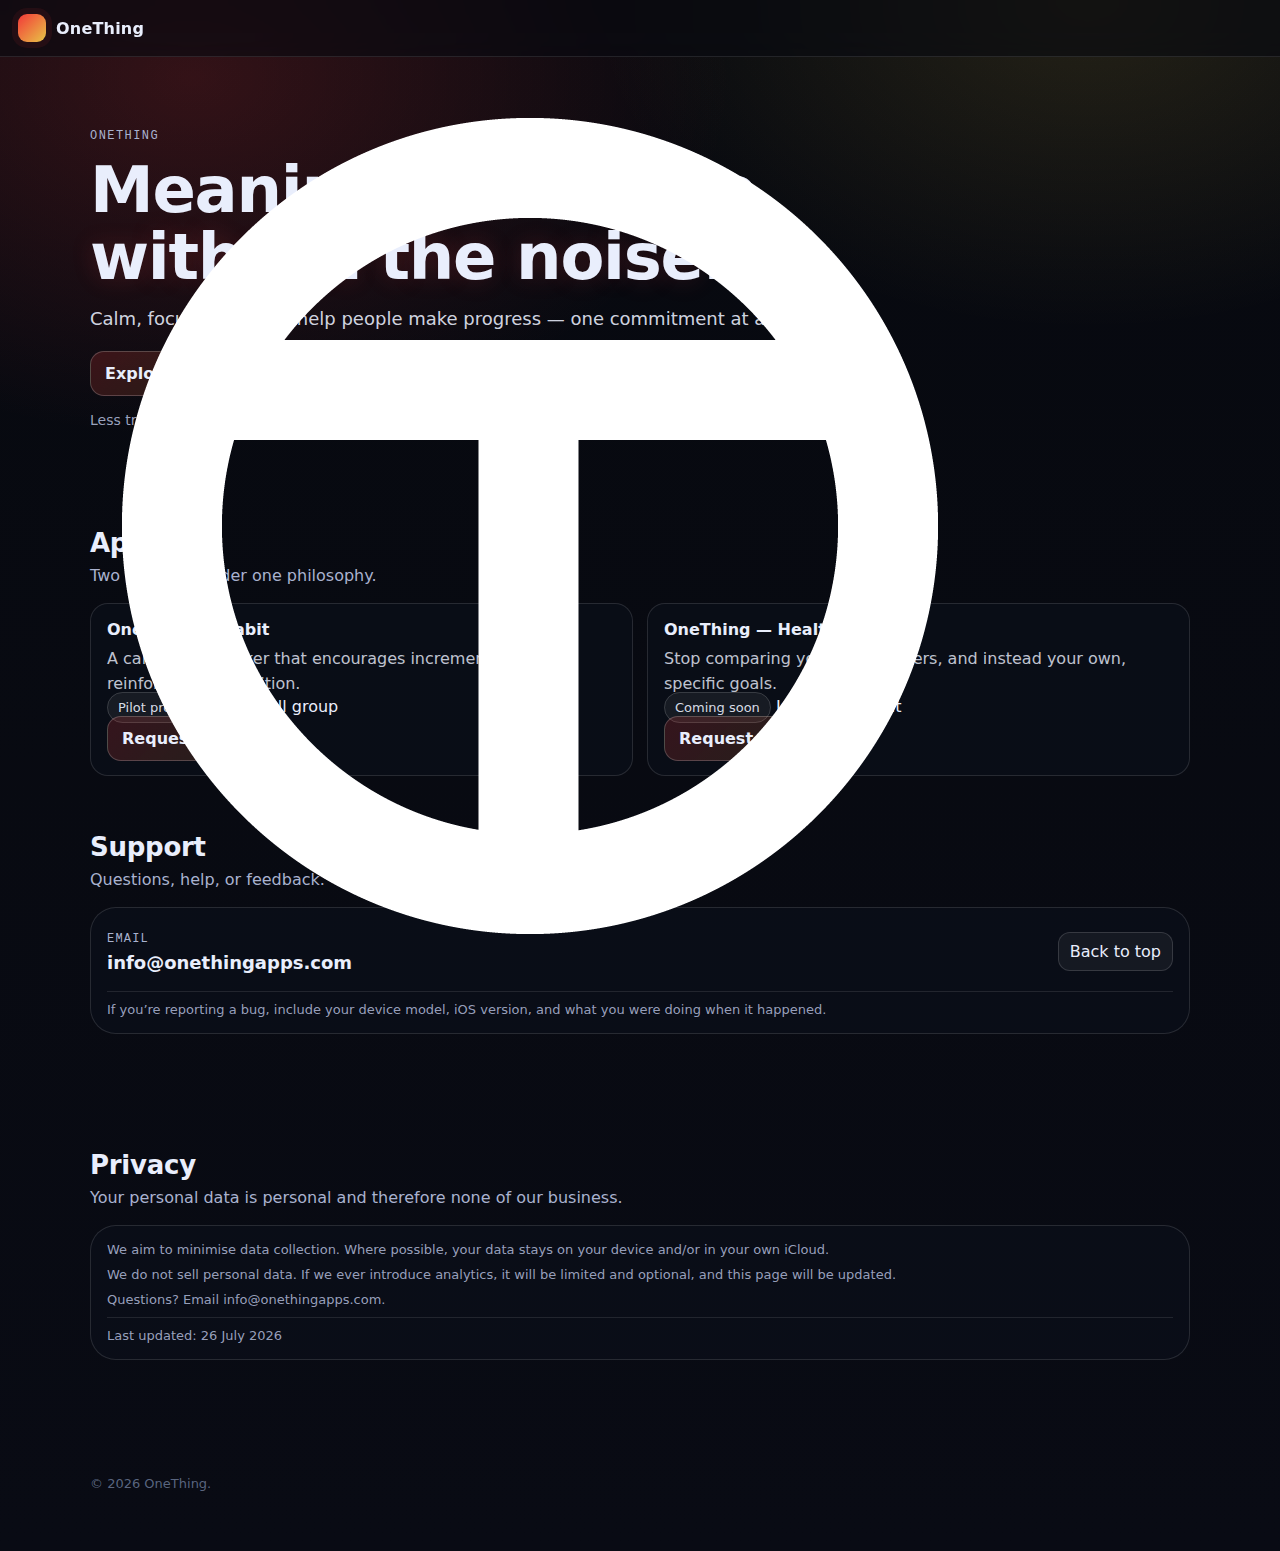
<file: index.html>
<!doctype html>
<html lang="en-GB">
<head>
  <meta charset="utf-8" />
  <meta name="viewport" content="width=device-width,initial-scale=1" />
  <meta name="color-scheme" content="light" />

  <title>OneThing</title>
  <meta name="description" content="Calm, focused tools to help people make progress — one commitment at a time." />

  <link rel="stylesheet" href="/styles.css" />
</head>

<body>
  <header class="topbar">
    <a class="brand" href="/" aria-label="OneThing home">
      <span class="brandMark" aria-hidden="true">
        <img
          src="/logo-mark.png"
          alt=""
          class="brandLogo"
          loading="eager"
        />
      </span>
      <span class="brandText">OneThing</span>
    </a>

    <!-- <nav class="nav">
      <a href="#apps">Apps</a>
      <a href="#support">Support</a>
      <a href="#privacy">Privacy</a>
    </nav>

    <a class="cta" href="#apps" role="button">Apps</a> -->
  </header>

  <main id="top">
    <!-- Hero -->
    <section class="hero">
      <div class="heroInner">
        <p class="kicker">ONETHING</p>

        <h1>
          Meaningful change,<br />
          <span class="glow">without the noise</span>.
        </h1>

        <p class="subhead">
          Calm, focused tools to help people make progress — one commitment at a time.
        </p>

        <div class="actions">
          <a class="button" href="#apps">Explore apps</a>
          <a class="button secondary" href="#support">Get support</a>
        </div>

        <p class="fineprint">
          Less tracking. More follow-through.
        </p>
      </div>
    </section>

    <!-- Apps -->
    <section id="apps" class="section">
      <div class="sectionHeader">
        <h2>Apps</h2>
        <p>Two products under one philosophy.</p>
      </div>

      <div class="grid two">
        <article class="card">
          <h3>OneThing — Habit</h3>
          <p>
            A calm habit tracker that encourages incremental change, reinforced by repetition.
          </p>

          <div class="metaRow metaRow--soft">
            <span class="pill">Pilot programme</span>
            <span class="metaText">Small group</span>
          </div>

          <div class="cardActions cardActions--spaced">
            <a class="button" href="mailto:info@onethingapps.com?subject=OneThing%20Habit%20pilot">Request updates</a>
          </div>
        </article>

        <article class="card">
          <h3>OneThing — Health</h3>
          <p>
            Stop comparing yourself to others, and instead your own, specific goals.
          </p>

          <div class="metaRow metaRow--soft">
            <span class="pill subtle">Coming soon</span>
            <span class="metaText">In development</span>
          </div>

          <div class="cardActions cardActions--spaced">
            <a class="button" href="mailto:info@onethingapps.com?subject=OneThing%20Health%20updates">Request updates</a>
          </div>
        </article>
      </div>
    </section>

    <!-- Support -->
    <section id="support" class="section">
      <div class="sectionHeader">
        <h2>Support</h2>
        <p>Questions, help, or feedback.</p>
      </div>

      <div class="contactCard">
        <div class="contactRow">
          <div>
            <p class="label">Email</p>
            <p class="value">
              <a href="mailto:info@onethingapps.com?subject=OneThing%20support">info@onethingapps.com</a>
            </p>
          </div>
          <a class="ghostLink" href="#top">Back to top</a>
        </div>

        <div class="divider"></div>

        <p class="tiny">
          If you’re reporting a bug, include your device model, iOS version, and what you were doing when it happened.
        </p>
      </div>
    </section>

    <!-- Privacy -->
    <section id="privacy" class="section">
      <div class="sectionHeader">
        <h2>Privacy</h2>
        <p>Your personal data is personal and therefore none of our business.</p>
      </div>

      <div class="contactCard">
        <p class="tiny" style="margin:0 0 10px;">
          We aim to minimise data collection. Where possible, your data stays on your device and/or in your own iCloud.
        </p>
        <p class="tiny" style="margin:0 0 10px;">
          We do not sell personal data. If we ever introduce analytics, it will be limited and optional, and this page will be updated.
        </p>
        <p class="tiny" style="margin:0;">
          Questions? Email
          <a href="mailto:info@onethingapps.com?subject=OneThing%20privacy">info@onethingapps.com</a>.
        </p>

        <div class="divider"></div>

        <p class="tiny">Last updated: <span id="lastUpdated"></span></p>
      </div>
    </section>

    <section class="section" style="padding-bottom:60px;">
      <div class="sectionHeader" style="margin-bottom:0;">
        <p class="tiny" style="margin:0; color: rgba(95,107,134,.95);">
          © <span id="year"></span> OneThing.
        </p>
      </div>
    </section>
  </main>

  <script>
    document.getElementById("year").textContent = String(new Date().getFullYear());
    document.getElementById("lastUpdated").textContent =
      new Date().toLocaleDateString("en-GB", { year: "numeric", month: "long", day: "numeric" });
  </script>
</body>
</html>
</file>
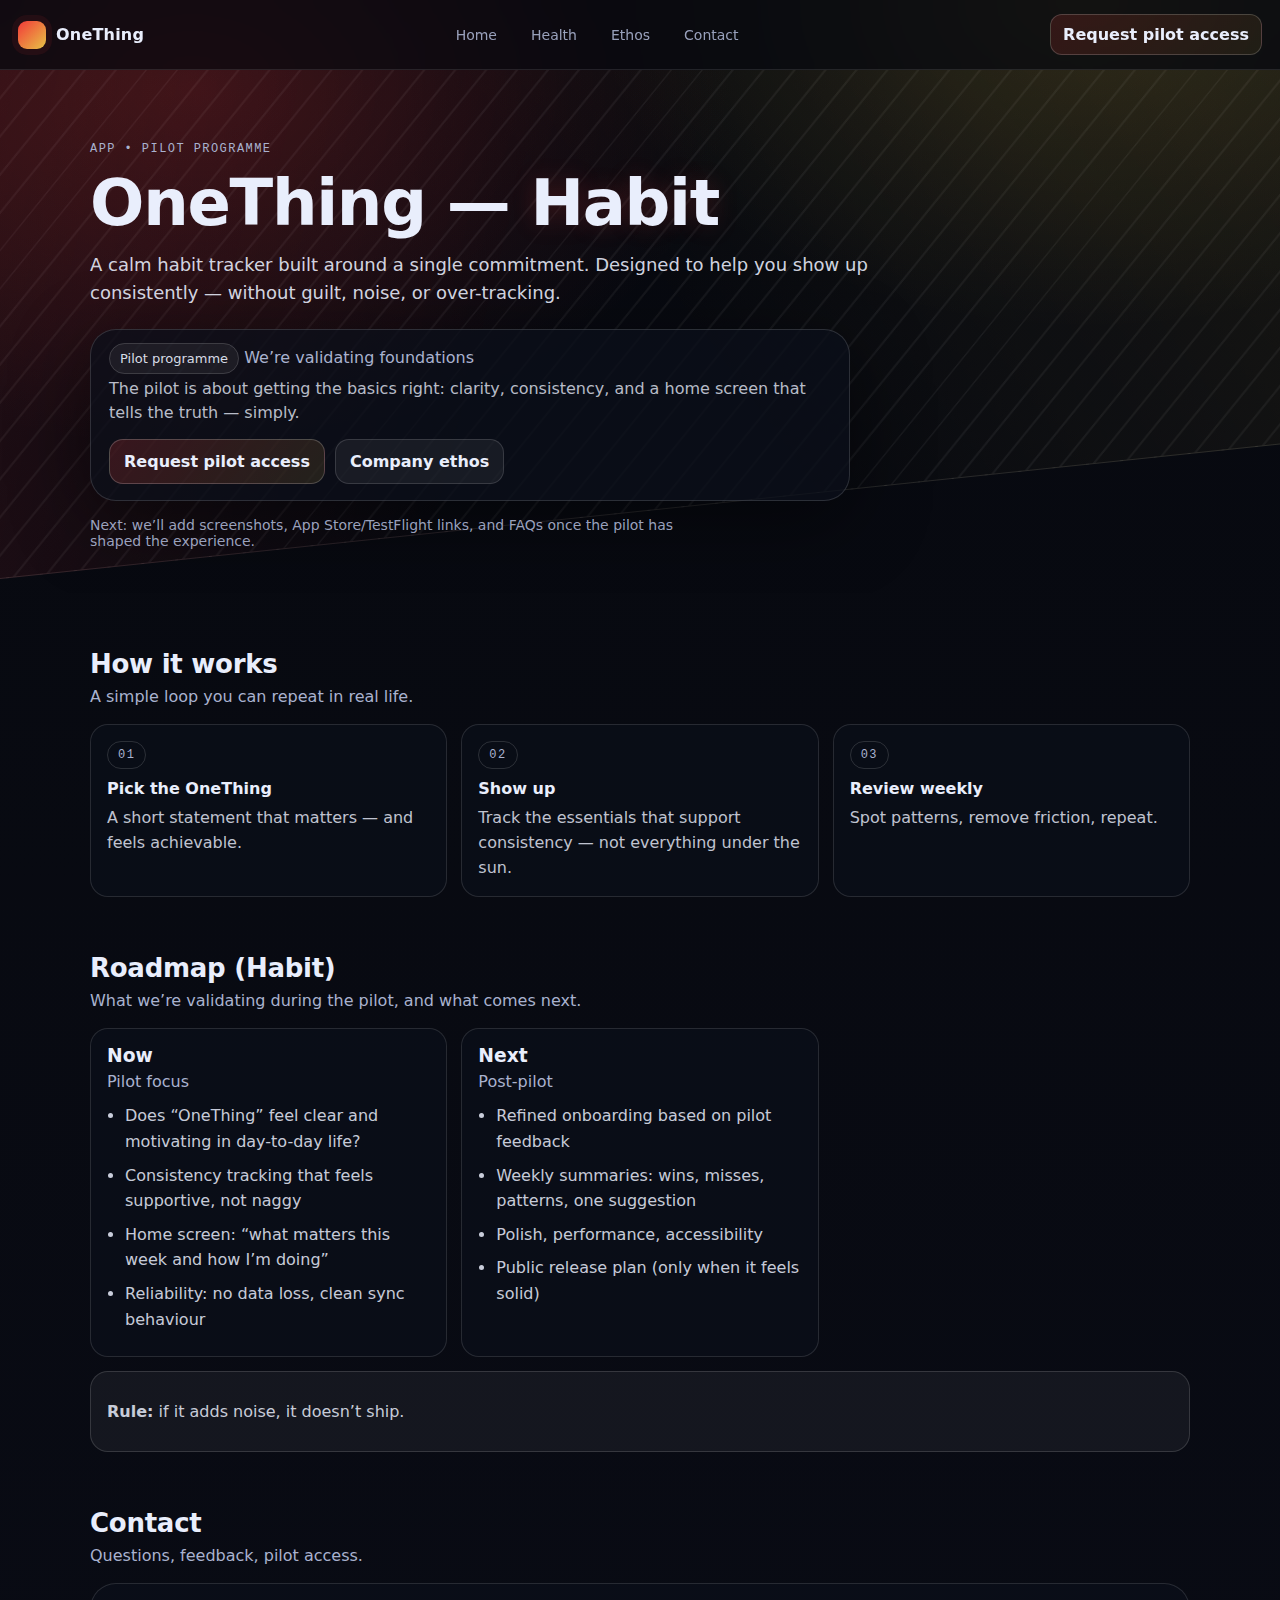
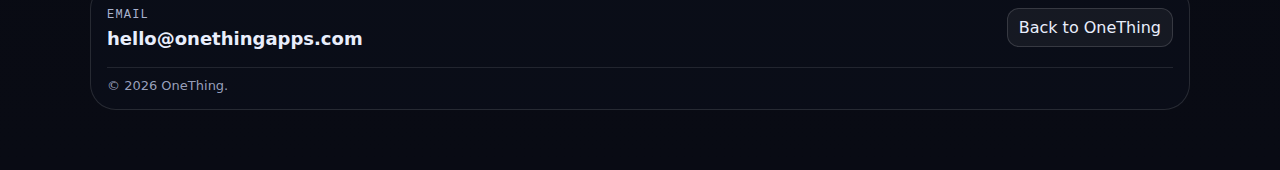
<file: habit/index.html>
<!doctype html>
<html lang="en-GB">
<head>
  <meta charset="utf-8" />
  <meta name="viewport" content="width=device-width,initial-scale=1" />
  <meta name="color-scheme" content="light" />

  <title>OneThing — Habit (Pilot)</title>
  <meta name="description" content="OneThing — Habit is in a pilot programme. Calm habit-building anchored to one meaningful commitment." />

  <link rel="stylesheet" href="/styles.css" />
</head>

<body>
  <header class="topbar">
    <a class="brand" href="/" aria-label="OneThing home">
      <span class="brandMark" aria-hidden="true"></span>
      <span class="brandText">OneThing</span>
    </a>

    <nav class="nav">
      <a href="/">Home</a>
      <a href="/health/">Health</a>
      <a href="/#ethos">Ethos</a>
      <a href="/#contact">Contact</a>
    </nav>

    <a class="cta" href="mailto:hello@onethingapps.com?subject=OneThing%20Habit%20pilot" role="button">Request pilot access</a>
  </header>

  <main id="top">
    <section class="hero">
      <div class="heroBg" aria-hidden="true"></div>

      <div class="heroInner">
        <p class="kicker">App • Pilot programme</p>

        <h1>OneThing — <span class="glow">Habit</span></h1>

        <p class="subhead">
          A calm habit tracker built around a single commitment.
          Designed to help you show up consistently — without guilt, noise, or over-tracking.
        </p>

        <div class="heroCard">
          <div class="metaRow" style="margin-bottom:10px;">
            <span class="status pill">Pilot programme</span>
            <span class="muted">We’re validating foundations</span>
          </div>

          <p class="hint">
            The pilot is about getting the basics right: clarity, consistency, and a home screen that tells the truth —
            simply.
          </p>

          <div class="actions" style="margin-top:14px;">
            <a class="button" href="mailto:hello@onethingapps.com?subject=OneThing%20Habit%20pilot">Request pilot access</a>
            <a class="button secondary" href="/#ethos">Company ethos</a>
          </div>
        </div>

        <p class="fineprint">
          Next: we’ll add screenshots, App Store/TestFlight links, and FAQs once the pilot has shaped the experience.
        </p>
      </div>
    </section>

    <section class="section">
      <div class="sectionHeader">
        <h2>How it works</h2>
        <p>A simple loop you can repeat in real life.</p>
      </div>

      <div class="steps">
        <div class="step">
          <span class="stepNum">01</span>
          <h3>Pick the OneThing</h3>
          <p>A short statement that matters — and feels achievable.</p>
        </div>
        <div class="step">
          <span class="stepNum">02</span>
          <h3>Show up</h3>
          <p>Track the essentials that support consistency — not everything under the sun.</p>
        </div>
        <div class="step">
          <span class="stepNum">03</span>
          <h3>Review weekly</h3>
          <p>Spot patterns, remove friction, repeat.</p>
        </div>
      </div>
    </section>

    <section class="section" id="roadmap">
      <div class="sectionHeader">
        <h2>Roadmap (Habit)</h2>
        <p>What we’re validating during the pilot, and what comes next.</p>
      </div>

      <div class="columns">
        <div class="roadCol">
          <div class="roadHead">
            <h3>Now</h3>
            <p>Pilot focus</p>
          </div>
          <ul class="list">
            <li>Does “OneThing” feel clear and motivating in day-to-day life?</li>
            <li>Consistency tracking that feels supportive, not naggy</li>
            <li>Home screen: “what matters this week and how I’m doing”</li>
            <li>Reliability: no data loss, clean sync behaviour</li>
          </ul>
        </div>

        <div class="roadCol">
          <div class="roadHead">
            <h3>Next</h3>
            <p>Post-pilot</p>
          </div>
          <ul class="list">
            <li>Refined onboarding based on pilot feedback</li>
            <li>Weekly summaries: wins, misses, patterns, one suggestion</li>
            <li>Polish, performance, accessibility</li>
            <li>Public release plan (only when it feels solid)</li>
          </ul>
        </div>
      </div>

      <div class="note">
        <p><strong>Rule:</strong> if it adds noise, it doesn’t ship.</p>
      </div>
    </section>

    <section class="section">
      <div class="sectionHeader">
        <h2>Contact</h2>
        <p>Questions, feedback, pilot access.</p>
      </div>

      <div class="contactCard">
        <div class="contactRow">
          <div>
            <p class="label">Email</p>
            <p class="value">
              <a href="mailto:hello@onethingapps.com?subject=OneThing%20Habit%20pilot">hello@onethingapps.com</a>
            </p>
          </div>
          <a class="ghostLink" href="/">Back to OneThing</a>
        </div>

        <div class="divider"></div>

        <p class="tiny">© <span id="year"></span> OneThing.</p>
      </div>
    </section>
  </main>

  <script>
    document.getElementById("year").textContent = String(new Date().getFullYear());
  </script>
</body>
</html>
</file>
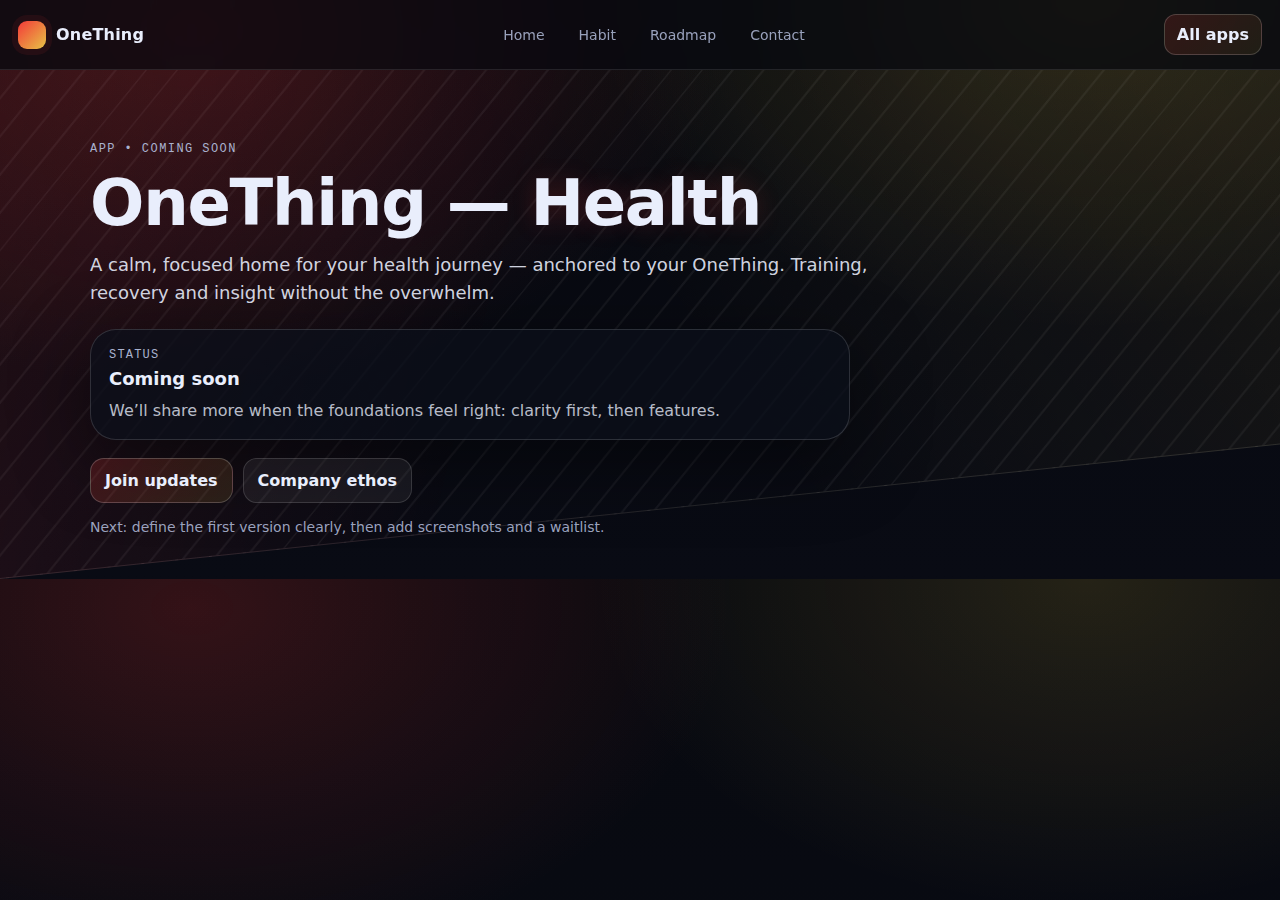
<file: health/index.html>
<!doctype html>
<html lang="en-GB">
<head>
  <meta charset="utf-8" />
  <meta name="viewport" content="width=device-width,initial-scale=1" />
  <meta name="color-scheme" content="dark" />
  <title>OneThing — Health (Coming soon)</title>
  <meta name="description" content="OneThing — Health: a calm home for training, recovery, and insight — without overwhelm." />
  <link rel="stylesheet" href="/styles.css" />
</head>

<body>
  <header class="topbar">
    <a class="brand" href="/" aria-label="OneThing home">
      <span class="brandMark" aria-hidden="true"></span>
      <span class="brandText">OneThing</span>
    </a>

    <nav class="nav">
      <a href="/">Home</a>
      <a href="/habit/">Habit</a>
      <a href="/#roadmap">Roadmap</a>
      <a href="/#contact">Contact</a>
    </nav>

    <a class="cta" href="/#apps" role="button">All apps</a>
  </header>

  <main id="top">
    <section class="hero">
      <div class="heroBg" aria-hidden="true"></div>

      <div class="heroInner">
        <p class="kicker">App • Coming soon</p>
        <h1>OneThing — <span class="glow">Health</span></h1>
        <p class="subhead">
          A calm, focused home for your health journey — anchored to your OneThing.
          Training, recovery and insight without the overwhelm.
        </p>

        <div class="heroCard">
          <p class="label">Status</p>
          <p class="value">Coming soon</p>
          <p class="hint">
            We’ll share more when the foundations feel right: clarity first, then features.
          </p>
        </div>

        <div class="actions">
          <a class="button" href="mailto:hello@onethingapps.com?subject=OneThing%20Health%20early%20access">Join updates</a>
          <a class="button secondary" href="/#ethos">Company ethos</a>
        </div>

        <p class="fineprint">Next: define the first version clearly, then add screenshots and a waitlist.</p>
      </div>
    </section>
  </main>
</body>
</html>
</file>
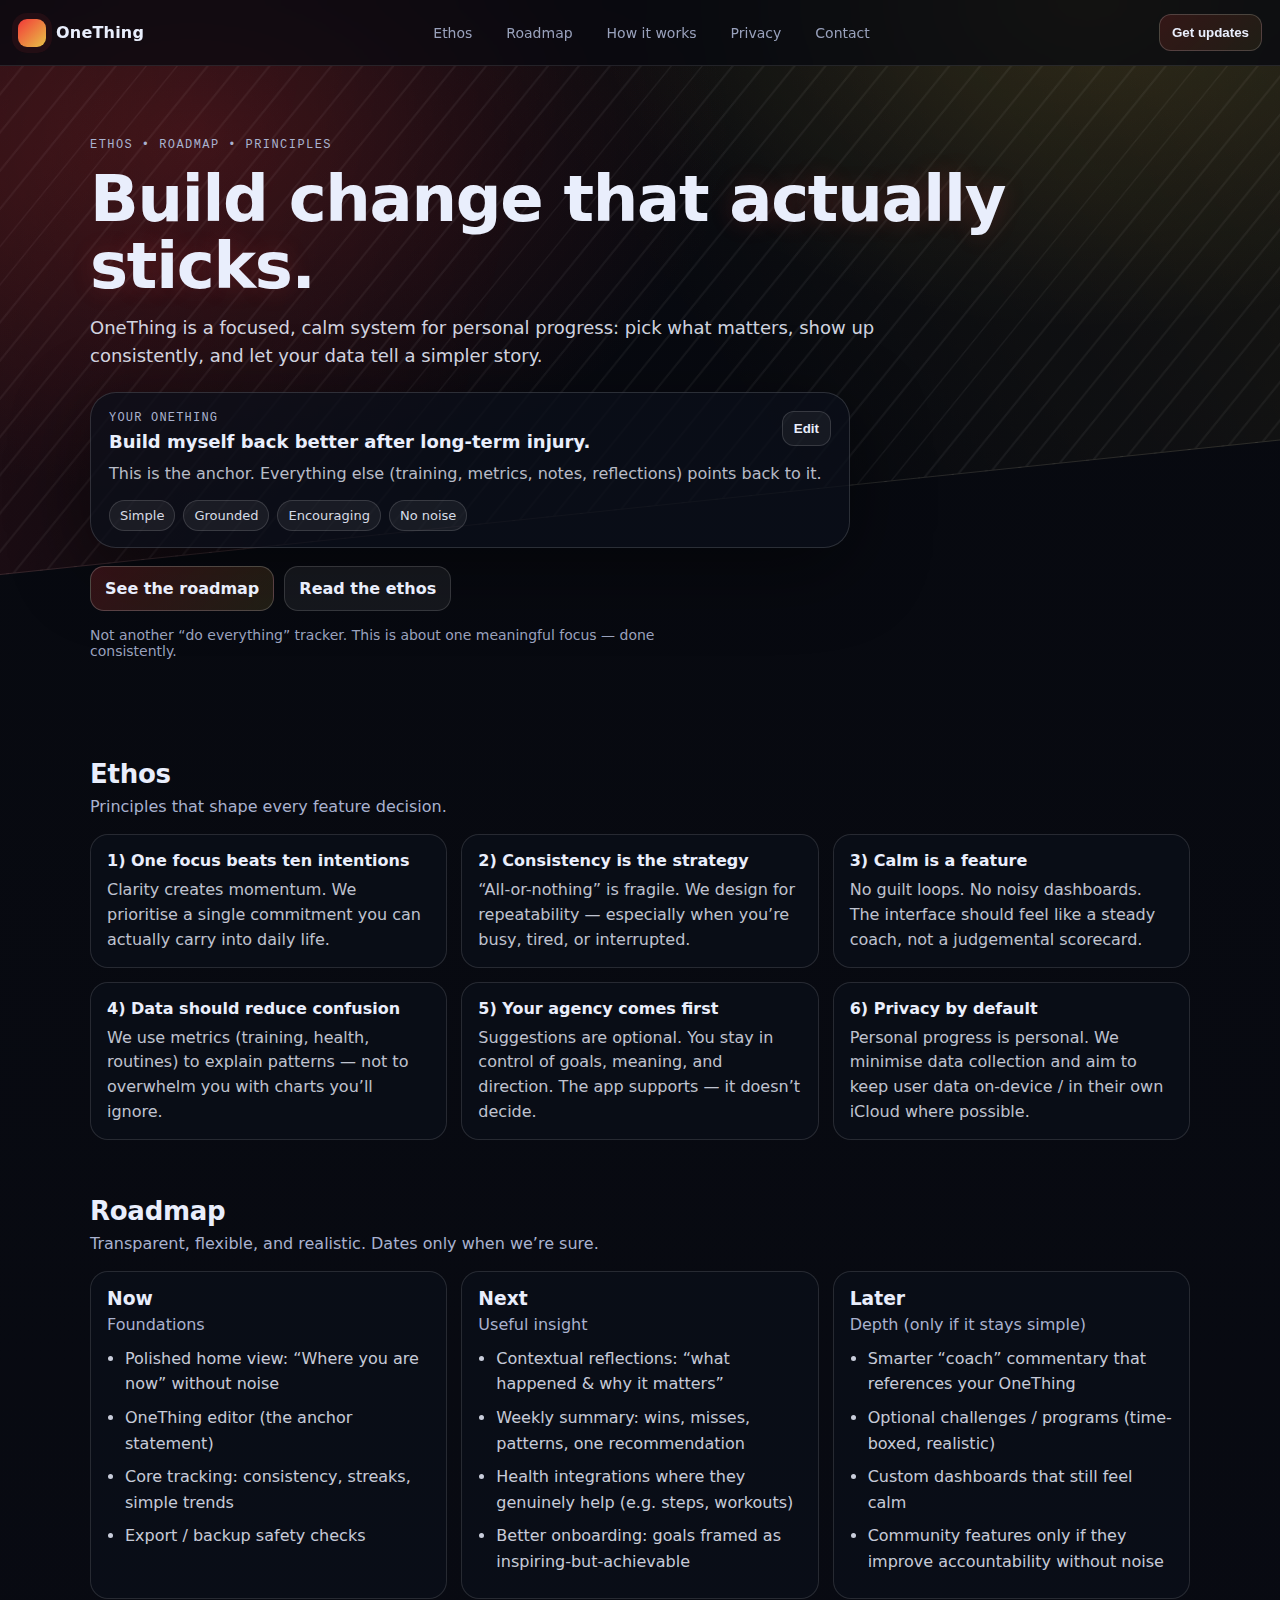
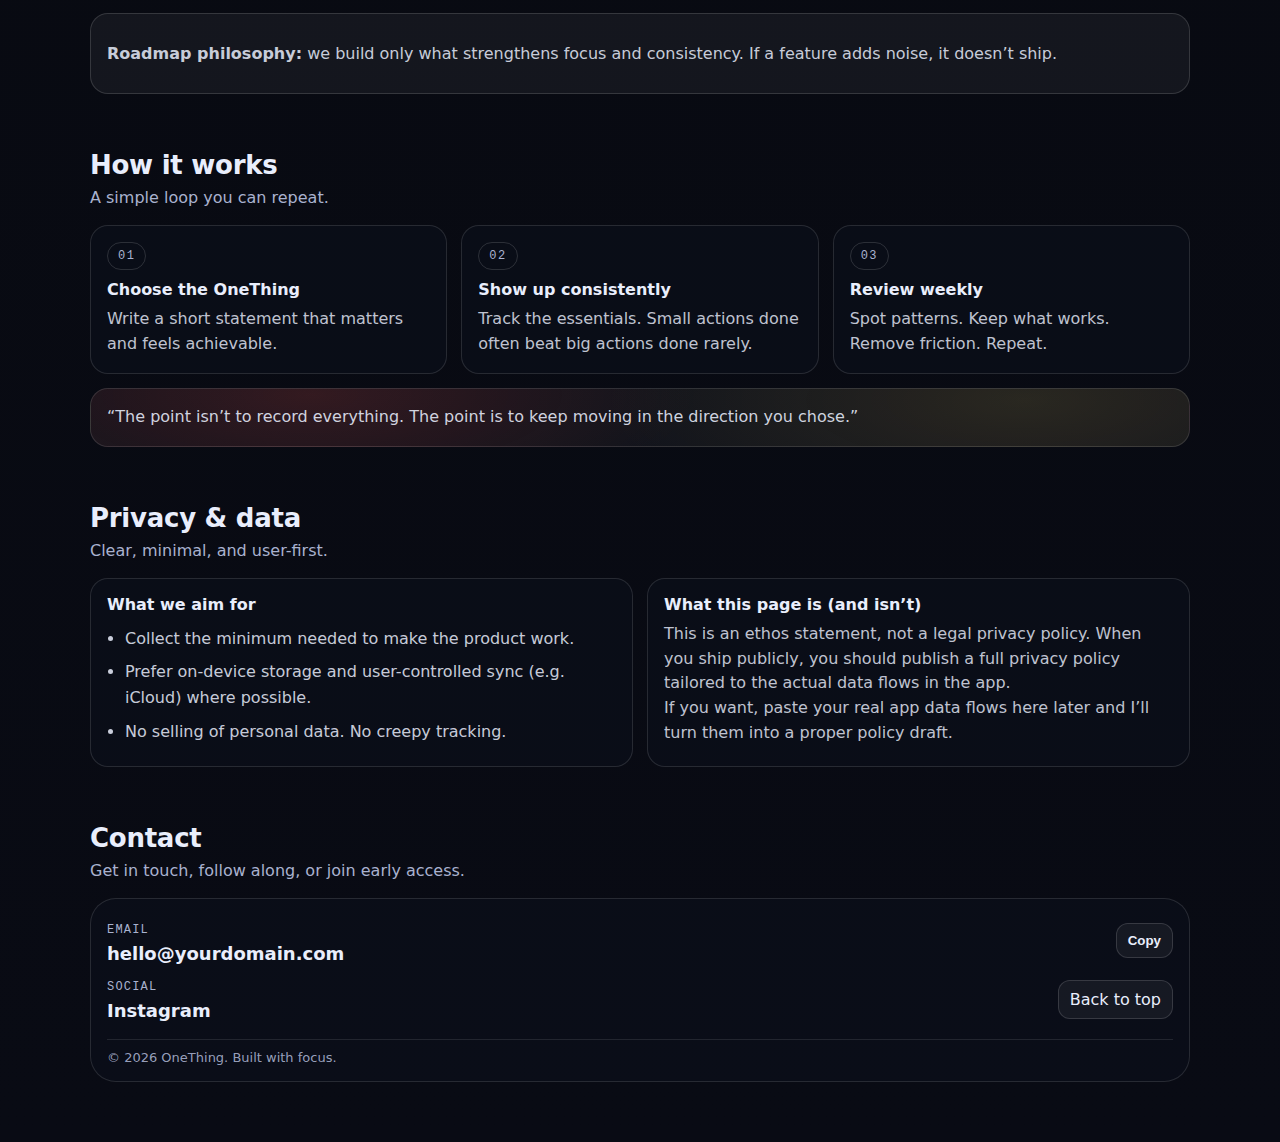
<file: onething-site:/index.html>
<!doctype html>
<html lang="en-GB">
<head>
  <meta charset="utf-8" />
  <meta name="viewport" content="width=device-width,initial-scale=1" />
  <meta name="color-scheme" content="dark" />

  <title>OneThing — Ethos & Roadmap</title>
  <meta name="description" content="OneThing helps people make meaningful change by focusing on what matters — with calm structure, useful insight, and zero noise." />

  <!-- Social preview -->
  <meta property="og:title" content="OneThing — Ethos & Roadmap" />
  <meta property="og:description" content="Meaningful change. One focus. Calm structure. Useful insight. Zero noise." />
  <meta property="og:type" content="website" />
  <meta property="og:image" content="assets/og.svg" />
  <meta name="twitter:card" content="summary_large_image" />

  <link rel="icon" href="assets/og.svg" type="image/svg+xml" />
  <link rel="manifest" href="site.webmanifest" />
  <link rel="stylesheet" href="styles.css" />
</head>

<body>
  <header class="topbar">
    <a class="brand" href="#top" aria-label="OneThing home">
      <span class="brandMark" aria-hidden="true"></span>
      <span class="brandText">OneThing</span>
    </a>

    <nav class="nav">
      <a href="#ethos">Ethos</a>
      <a href="#roadmap">Roadmap</a>
      <a href="#how">How it works</a>
      <a href="#privacy">Privacy</a>
      <a href="#contact">Contact</a>
    </nav>

    <button class="cta" id="primaryCta" type="button">Get updates</button>
  </header>

  <main id="top">
    <section class="hero">
      <div class="heroBg" aria-hidden="true"></div>

      <div class="heroInner">
        <p class="kicker">Ethos • Roadmap • Principles</p>

        <h1>
          Build change that <span class="glow">actually sticks</span>.
        </h1>

        <p class="subhead">
          OneThing is a focused, calm system for personal progress:
          pick what matters, show up consistently, and let your data tell a simpler story.
        </p>

        <div class="heroCard">
          <div class="heroCardTop">
            <div>
              <p class="label">Your OneThing</p>
              <p class="value" id="oneThingDisplay">Build myself back better after long-term injury.</p>
            </div>

            <button class="ghost" id="editOneThing" type="button">Edit</button>
          </div>

          <p class="hint">
            This is the anchor. Everything else (training, metrics, notes, reflections) points back to it.
          </p>

          <div class="pillRow" aria-label="Key qualities">
            <span class="pill">Simple</span>
            <span class="pill">Grounded</span>
            <span class="pill">Encouraging</span>
            <span class="pill">No noise</span>
          </div>
        </div>

        <div class="actions">
          <a class="button" href="#roadmap">See the roadmap</a>
          <a class="button secondary" href="#ethos">Read the ethos</a>
        </div>

        <p class="fineprint">
          Not another “do everything” tracker. This is about one meaningful focus — done consistently.
        </p>
      </div>
    </section>

    <section id="ethos" class="section">
      <div class="sectionHeader">
        <h2>Ethos</h2>
        <p>Principles that shape every feature decision.</p>
      </div>

      <div class="grid">
        <article class="card">
          <h3>1) One focus beats ten intentions</h3>
          <p>
            Clarity creates momentum. We prioritise a single commitment you can actually carry into daily life.
          </p>
        </article>

        <article class="card">
          <h3>2) Consistency is the strategy</h3>
          <p>
            “All-or-nothing” is fragile. We design for repeatability — especially when you’re busy, tired, or interrupted.
          </p>
        </article>

        <article class="card">
          <h3>3) Calm is a feature</h3>
          <p>
            No guilt loops. No noisy dashboards. The interface should feel like a steady coach, not a judgemental scorecard.
          </p>
        </article>

        <article class="card">
          <h3>4) Data should reduce confusion</h3>
          <p>
            We use metrics (training, health, routines) to explain patterns — not to overwhelm you with charts you’ll ignore.
          </p>
        </article>

        <article class="card">
          <h3>5) Your agency comes first</h3>
          <p>
            Suggestions are optional. You stay in control of goals, meaning, and direction. The app supports — it doesn’t decide.
          </p>
        </article>

        <article class="card">
          <h3>6) Privacy by default</h3>
          <p>
            Personal progress is personal. We minimise data collection and aim to keep user data on-device / in their own iCloud where possible.
          </p>
        </article>
      </div>
    </section>

    <section id="roadmap" class="section">
      <div class="sectionHeader">
        <h2>Roadmap</h2>
        <p>Transparent, flexible, and realistic. Dates only when we’re sure.</p>
      </div>

      <div class="columns">
        <div class="roadCol">
          <div class="roadHead">
            <h3>Now</h3>
            <p>Foundations</p>
          </div>
          <ul class="list">
            <li>Polished home view: “Where you are now” without noise</li>
            <li>OneThing editor (the anchor statement)</li>
            <li>Core tracking: consistency, streaks, simple trends</li>
            <li>Export / backup safety checks</li>
          </ul>
        </div>

        <div class="roadCol">
          <div class="roadHead">
            <h3>Next</h3>
            <p>Useful insight</p>
          </div>
          <ul class="list">
            <li>Contextual reflections: “what happened & why it matters”</li>
            <li>Weekly summary: wins, misses, patterns, one recommendation</li>
            <li>Health integrations where they genuinely help (e.g. steps, workouts)</li>
            <li>Better onboarding: goals framed as inspiring-but-achievable</li>
          </ul>
        </div>

        <div class="roadCol">
          <div class="roadHead">
            <h3>Later</h3>
            <p>Depth (only if it stays simple)</p>
          </div>
          <ul class="list">
            <li>Smarter “coach” commentary that references your OneThing</li>
            <li>Optional challenges / programs (time-boxed, realistic)</li>
            <li>Custom dashboards that still feel calm</li>
            <li>Community features only if they improve accountability without noise</li>
          </ul>
        </div>
      </div>

      <div class="note">
        <p><strong>Roadmap philosophy:</strong> we build only what strengthens focus and consistency. If a feature adds noise, it doesn’t ship.</p>
      </div>
    </section>

    <section id="how" class="section">
      <div class="sectionHeader">
        <h2>How it works</h2>
        <p>A simple loop you can repeat.</p>
      </div>

      <div class="steps">
        <div class="step">
          <span class="stepNum">01</span>
          <h3>Choose the OneThing</h3>
          <p>Write a short statement that matters and feels achievable.</p>
        </div>
        <div class="step">
          <span class="stepNum">02</span>
          <h3>Show up consistently</h3>
          <p>Track the essentials. Small actions done often beat big actions done rarely.</p>
        </div>
        <div class="step">
          <span class="stepNum">03</span>
          <h3>Review weekly</h3>
          <p>Spot patterns. Keep what works. Remove friction. Repeat.</p>
        </div>
      </div>

      <div class="quote">
        <p>
          “The point isn’t to record everything. The point is to keep moving in the direction you chose.”
        </p>
      </div>
    </section>

    <section id="privacy" class="section">
      <div class="sectionHeader">
        <h2>Privacy & data</h2>
        <p>Clear, minimal, and user-first.</p>
      </div>

      <div class="grid two">
        <article class="card">
          <h3>What we aim for</h3>
          <ul class="list">
            <li>Collect the minimum needed to make the product work.</li>
            <li>Prefer on-device storage and user-controlled sync (e.g. iCloud) where possible.</li>
            <li>No selling of personal data. No creepy tracking.</li>
          </ul>
        </article>

        <article class="card">
          <h3>What this page is (and isn’t)</h3>
          <p>
            This is an ethos statement, not a legal privacy policy. When you ship publicly, you should publish a full privacy policy
            tailored to the actual data flows in the app.
          </p>
          <p class="muted">
            If you want, paste your real app data flows here later and I’ll turn them into a proper policy draft.
          </p>
        </article>
      </div>
    </section>

    <section id="contact" class="section">
      <div class="sectionHeader">
        <h2>Contact</h2>
        <p>Get in touch, follow along, or join early access.</p>
      </div>

      <div class="contactCard">
        <div class="contactRow">
          <div>
            <p class="label">Email</p>
            <p class="value"><a id="emailLink" href="#">hello@yourdomain.com</a></p>
          </div>
          <button class="ghost" id="copyEmail" type="button">Copy</button>
        </div>

        <div class="contactRow">
          <div>
            <p class="label">Social</p>
            <p class="value"><a href="#" id="socialLink" target="_blank" rel="noreferrer">Instagram</a></p>
          </div>
          <a class="ghostLink" href="#top">Back to top</a>
        </div>

        <div class="divider"></div>

        <p class="tiny">
          © <span id="year"></span> OneThing. Built with focus.
        </p>
      </div>
    </section>
  </main>

  <!-- Modal -->
  <dialog id="oneThingDialog" class="dialog">
    <form method="dialog" class="dialogInner">
      <h3>Edit your OneThing</h3>
      <p class="muted">Keep it short. Make it meaningful. Make it achievable.</p>
      <label class="inputLabel" for="oneThingInput">OneThing statement</label>
      <input id="oneThingInput" class="input" type="text" maxlength="120" autocomplete="off"
             placeholder="e.g. Give the best possible account of myself in the London Marathon." />
      <div class="dialogActions">
        <button class="button secondary" value="cancel">Cancel</button>
        <button class="button" id="saveOneThing" value="default">Save</button>
      </div>
    </form>
  </dialog>

  <script src="script.js"></script>
</body>
</html>
</file>
<file: styles.css>
:root{
  --bg: #07090f;
  --bg2:#090b14;
  --card:#0b0f1a;
  --text:#e9eefc;
  --muted:#a9b2cf;
  --line: rgba(255,255,255,.10);
  --glow: rgba(255,64,64,.18);
  --accent1: #ff3b3b;
  --accent2: #ffd84d;
  --shadow: 0 20px 80px rgba(0,0,0,.45);
  --radius: 18px;
  --radius2: 26px;
  --max: 1100px;
  --mono: ui-monospace, SFMono-Regular, Menlo, Monaco, Consolas, "Liberation Mono", "Courier New", monospace;
  --sans: ui-sans-serif, system-ui, -apple-system, Segoe UI, Roboto, Helvetica, Arial, "Apple Color Emoji","Segoe UI Emoji";
}

*{ box-sizing:border-box; }
html{ scroll-behavior:smooth; }
body{
  margin:0;
  font-family: var(--sans);
  background: radial-gradient(900px 600px at 15% 5%, rgba(255,59,59,.18), transparent 60%),
              radial-gradient(900px 600px at 85% 0%, rgba(255,216,77,.12), transparent 55%),
              linear-gradient(180deg, var(--bg), var(--bg2));
  color: var(--text);
}

a{ color: inherit; text-decoration: none; }
a:hover{ text-decoration: underline; text-underline-offset: 4px; }

.topbar{
  position: sticky;
  top: 0;
  z-index: 50;
  backdrop-filter: blur(10px);
  background: rgba(7,9,15,.60);
  border-bottom: 1px solid var(--line);
  display:flex;
  align-items:center;
  justify-content: space-between;
  padding: 14px 18px;
}

.brand{
  display:flex;
  align-items:center;
  gap:10px;
  text-decoration:none;
}
.brandMark{
  width: 28px; height: 28px;
  border-radius: 9px;
  background:
    linear-gradient(135deg, rgba(255,59,59,.95), rgba(255,216,77,.9));
  box-shadow: 0 0 0 6px rgba(255,59,59,.08);
}
.brandText{ font-weight: 700; letter-spacing: .2px; }

.nav{ display:flex; gap:14px; opacity:.9; }
.nav a{
  font-size: 14px;
  color: var(--muted);
  padding: 8px 10px;
  border-radius: 10px;
}
.nav a:hover{
  color: var(--text);
  background: rgba(255,255,255,.06);
  text-decoration:none;
}

.cta{
  border: 1px solid rgba(255,255,255,.18);
  background: linear-gradient(135deg, rgba(255,59,59,.15), rgba(255,216,77,.08));
  color: var(--text);
  padding: 10px 12px;
  border-radius: 12px;
  font-weight: 600;
  cursor:pointer;
}
.cta:hover{ border-color: rgba(255,255,255,.28); }

main{ width:100%; }

.hero{
  position: relative;
  padding: 72px 18px 30px;
  overflow: hidden;
}
.heroInner{
  max-width: var(--max);
  margin: 0 auto;
  position: relative;
}
.heroBg{
  position:absolute;
  inset:-200px -200px auto -200px;
  height: 640px;
  background:
    linear-gradient(110deg, rgba(255,59,59,.16), transparent 45%),
    linear-gradient(240deg, rgba(255,216,77,.10), transparent 55%),
    repeating-linear-gradient(135deg, rgba(255,255,255,.06), rgba(255,255,255,.06) 2px, transparent 2px, transparent 24px);
  filter: blur(0px);
  transform: rotate(-6deg);
  opacity: .9;
  border-bottom: 1px solid rgba(255,255,255,.10);
}

.kicker{
  font-family: var(--mono);
  color: var(--muted);
  letter-spacing: .12em;
  text-transform: uppercase;
  font-size: 12px;
  margin: 0 0 14px;
}

h1{
  font-size: clamp(34px, 5.4vw, 64px);
  line-height: 1.05;
  margin: 0 0 14px;
  letter-spacing: -0.02em;
}
.glow{
  text-shadow: 0 0 24px var(--glow);
}

.subhead{
  max-width: 72ch;
  color: rgba(233,238,252,.90);
  font-size: 18px;
  line-height: 1.55;
  margin: 0 0 18px;
}

.heroCard{
  margin-top: 22px;
  max-width: 760px;
  background: rgba(11,15,26,.74);
  border: 1px solid rgba(255,255,255,.14);
  border-radius: var(--radius2);
  padding: 18px 18px 16px;
  box-shadow: var(--shadow);
}
.heroCardTop{
  display:flex;
  align-items:flex-start;
  justify-content: space-between;
  gap: 14px;
}
.label{
  margin:0;
  font-size: 12px;
  font-family: var(--mono);
  letter-spacing: .10em;
  text-transform: uppercase;
  color: var(--muted);
}
.value{
  margin: 6px 0 0;
  font-size: 18px;
  font-weight: 650;
}

.hint{
  color: rgba(233,238,252,.78);
  margin: 10px 0 0;
  line-height: 1.5;
}

.pillRow{ display:flex; flex-wrap:wrap; gap:8px; margin-top: 14px; }
.pill{
  border: 1px solid rgba(255,255,255,.14);
  background: rgba(255,255,255,.06);
  border-radius: 999px;
  padding: 7px 10px;
  font-size: 13px;
  color: rgba(233,238,252,.92);
}

.actions{
  display:flex;
  flex-wrap:wrap;
  gap:10px;
  margin-top: 18px;
}
.button{
  display:inline-flex;
  align-items:center;
  justify-content:center;
  padding: 12px 14px;
  border-radius: 14px;
  border: 1px solid rgba(255,255,255,.20);
  background: linear-gradient(135deg, rgba(255,59,59,.18), rgba(255,216,77,.10));
  font-weight: 650;
  text-decoration:none;
}
.button:hover{ border-color: rgba(255,255,255,.32); text-decoration:none; }
.button.secondary{
  background: rgba(255,255,255,.06);
  border-color: rgba(255,255,255,.14);
}

.fineprint{
  color: rgba(169,178,207,.92);
  margin-top: 16px;
  font-size: 14px;
  max-width: 70ch;
}

.section{
  padding: 56px 18px 0;
}
.sectionHeader{
  max-width: var(--max);
  margin: 0 auto 18px;
}
.sectionHeader h2{
  margin:0;
  font-size: 26px;
  letter-spacing: -.01em;
}
.sectionHeader p{
  margin: 8px 0 0;
  color: var(--muted);
  max-width: 80ch;
}

.grid{
  max-width: var(--max);
  margin: 0 auto;
  display:grid;
  grid-template-columns: repeat(3, minmax(0, 1fr));
  gap: 14px;
}
.grid.two{ grid-template-columns: repeat(2, minmax(0, 1fr)); }

.card{
  background: rgba(11,15,26,.65);
  border: 1px solid rgba(255,255,255,.12);
  border-radius: var(--radius);
  padding: 16px 16px 14px;
}
.card h3{ margin:0 0 8px; font-size: 16px; }
.card p{ margin:0; color: rgba(233,238,252,.82); line-height: 1.55; }

.columns{
  max-width: var(--max);
  margin: 0 auto;
  display:grid;
  grid-template-columns: repeat(3, minmax(0, 1fr));
  gap: 14px;
}
.roadCol{
  background: rgba(11,15,26,.65);
  border: 1px solid rgba(255,255,255,.12);
  border-radius: var(--radius);
  padding: 16px;
}
.roadHead h3{ margin:0; }
.roadHead p{ margin:6px 0 0; color: var(--muted); }

.list{
  margin: 12px 0 0;
  padding-left: 18px;
  color: rgba(233,238,252,.86);
  line-height: 1.6;
}
.list li{ margin: 8px 0; }

.note{
  max-width: var(--max);
  margin: 14px auto 0;
  padding: 14px 16px;
  border-radius: var(--radius);
  border: 1px solid rgba(255,255,255,.14);
  background: rgba(255,255,255,.05);
  color: rgba(233,238,252,.85);
}

.steps{
  max-width: var(--max);
  margin: 0 auto;
  display:grid;
  grid-template-columns: repeat(3, minmax(0, 1fr));
  gap: 14px;
}
.step{
  background: rgba(11,15,26,.65);
  border: 1px solid rgba(255,255,255,.12);
  border-radius: var(--radius);
  padding: 16px;
}
.stepNum{
  display:inline-flex;
  font-family: var(--mono);
  font-size: 12px;
  letter-spacing:.12em;
  color: var(--muted);
  border: 1px solid rgba(255,255,255,.14);
  border-radius: 999px;
  padding: 6px 10px;
}
.step h3{ margin: 10px 0 8px; font-size: 16px; }
.step p{ margin:0; color: rgba(233,238,252,.82); line-height: 1.55; }

.quote{
  max-width: var(--max);
  margin: 14px auto 0;
  border-radius: var(--radius);
  border: 1px solid rgba(255,255,255,.12);
  background:
    radial-gradient(700px 220px at 20% 10%, rgba(255,59,59,.14), transparent 55%),
    radial-gradient(700px 220px at 85% 20%, rgba(255,216,77,.10), transparent 60%),
    rgba(255,255,255,.04);
  padding: 16px;
}
.quote p{ margin:0; color: rgba(233,238,252,.88); line-height: 1.55; }

.contactCard{
  max-width: var(--max);
  margin: 0 auto 60px;
  background: rgba(11,15,26,.65);
  border: 1px solid rgba(255,255,255,.12);
  border-radius: var(--radius2);
  padding: 16px;
}
.contactRow{
  display:flex;
  align-items:flex-start;
  justify-content: space-between;
  gap: 14px;
  padding: 8px 0;
}
.divider{
  height: 1px;
  background: rgba(255,255,255,.10);
  margin: 10px 0;
}
.tiny{ margin:0; color: rgba(169,178,207,.90); font-size: 13px; }

.ghost{
  border: 1px solid rgba(255,255,255,.14);
  background: rgba(255,255,255,.05);
  color: var(--text);
  padding: 9px 11px;
  border-radius: 12px;
  cursor:pointer;
  font-weight: 600;
}
.ghost:hover{ border-color: rgba(255,255,255,.26); }
.ghostLink{
  border: 1px solid rgba(255,255,255,.14);
  background: rgba(255,255,255,.05);
  padding: 9px 11px;
  border-radius: 12px;
  text-decoration:none;
}
.ghostLink:hover{ border-color: rgba(255,255,255,.26); text-decoration:none; }

.dialog{
  border: 1px solid rgba(255,255,255,.16);
  border-radius: var(--radius2);
  background: rgba(11,15,26,.92);
  color: var(--text);
  width: min(560px, calc(100vw - 32px));
  box-shadow: var(--shadow);
}
.dialog::backdrop{ background: rgba(0,0,0,.55); }
.dialogInner{ padding: 16px; }
.dialogInner h3{ margin:0 0 8px; }
.muted{ color: var(--muted); }
.inputLabel{ display:block; margin-top: 12px; font-size: 13px; color: var(--muted); }
.input{
  width:100%;
  margin-top: 8px;
  padding: 12px 12px;
  border-radius: 12px;
  border: 1px solid rgba(255,255,255,.14);
  background: rgba(255,255,255,.05);
  color: var(--text);
  outline:none;
}
.input:focus{ border-color: rgba(255,255,255,.30); }
.dialogActions{
  display:flex;
  justify-content:flex-end;
  gap: 10px;
  margin-top: 14px;
}

/* Responsive */
@media (max-width: 940px){
  .grid{ grid-template-columns: 1fr; }
  .grid.two{ grid-template-columns: 1fr; }
  .columns{ grid-template-columns: 1fr; }
  .steps{ grid-template-columns: 1fr; }
  .nav{ display:none; }
}
</file>
<file: onething-site:/styles.css>
:root{
  --bg: #07090f;
  --bg2:#090b14;
  --card:#0b0f1a;
  --text:#e9eefc;
  --muted:#a9b2cf;
  --line: rgba(255,255,255,.10);
  --glow: rgba(255,64,64,.18);
  --accent1: #ff3b3b;
  --accent2: #ffd84d;
  --shadow: 0 20px 80px rgba(0,0,0,.45);
  --radius: 18px;
  --radius2: 26px;
  --max: 1100px;
  --mono: ui-monospace, SFMono-Regular, Menlo, Monaco, Consolas, "Liberation Mono", "Courier New", monospace;
  --sans: ui-sans-serif, system-ui, -apple-system, Segoe UI, Roboto, Helvetica, Arial, "Apple Color Emoji","Segoe UI Emoji";
}

*{ box-sizing:border-box; }
html{ scroll-behavior:smooth; }
body{
  margin:0;
  font-family: var(--sans);
  background: radial-gradient(900px 600px at 15% 5%, rgba(255,59,59,.18), transparent 60%),
              radial-gradient(900px 600px at 85% 0%, rgba(255,216,77,.12), transparent 55%),
              linear-gradient(180deg, var(--bg), var(--bg2));
  color: var(--text);
}

a{ color: inherit; text-decoration: none; }
a:hover{ text-decoration: underline; text-underline-offset: 4px; }

.topbar{
  position: sticky;
  top: 0;
  z-index: 50;
  backdrop-filter: blur(10px);
  background: rgba(7,9,15,.60);
  border-bottom: 1px solid var(--line);
  display:flex;
  align-items:center;
  justify-content: space-between;
  padding: 14px 18px;
}

.brand{
  display:flex;
  align-items:center;
  gap:10px;
  text-decoration:none;
}
.brandMark{
  width: 28px; height: 28px;
  border-radius: 9px;
  background:
    linear-gradient(135deg, rgba(255,59,59,.95), rgba(255,216,77,.9));
  box-shadow: 0 0 0 6px rgba(255,59,59,.08);
}
.brandText{ font-weight: 700; letter-spacing: .2px; }

.nav{ display:flex; gap:14px; opacity:.9; }
.nav a{
  font-size: 14px;
  color: var(--muted);
  padding: 8px 10px;
  border-radius: 10px;
}
.nav a:hover{
  color: var(--text);
  background: rgba(255,255,255,.06);
  text-decoration:none;
}

.cta{
  border: 1px solid rgba(255,255,255,.18);
  background: linear-gradient(135deg, rgba(255,59,59,.15), rgba(255,216,77,.08));
  color: var(--text);
  padding: 10px 12px;
  border-radius: 12px;
  font-weight: 600;
  cursor:pointer;
}
.cta:hover{ border-color: rgba(255,255,255,.28); }

main{ width:100%; }

.hero{
  position: relative;
  padding: 72px 18px 30px;
  overflow: hidden;
}
.heroInner{
  max-width: var(--max);
  margin: 0 auto;
  position: relative;
}
.heroBg{
  position:absolute;
  inset:-200px -200px auto -200px;
  height: 640px;
  background:
    linear-gradient(110deg, rgba(255,59,59,.16), transparent 45%),
    linear-gradient(240deg, rgba(255,216,77,.10), transparent 55%),
    repeating-linear-gradient(135deg, rgba(255,255,255,.06), rgba(255,255,255,.06) 2px, transparent 2px, transparent 24px);
  filter: blur(0px);
  transform: rotate(-6deg);
  opacity: .9;
  border-bottom: 1px solid rgba(255,255,255,.10);
}

.kicker{
  font-family: var(--mono);
  color: var(--muted);
  letter-spacing: .12em;
  text-transform: uppercase;
  font-size: 12px;
  margin: 0 0 14px;
}

h1{
  font-size: clamp(34px, 5.4vw, 64px);
  line-height: 1.05;
  margin: 0 0 14px;
  letter-spacing: -0.02em;
}
.glow{
  text-shadow: 0 0 24px var(--glow);
}

.subhead{
  max-width: 72ch;
  color: rgba(233,238,252,.90);
  font-size: 18px;
  line-height: 1.55;
  margin: 0 0 18px;
}

.heroCard{
  margin-top: 22px;
  max-width: 760px;
  background: rgba(11,15,26,.74);
  border: 1px solid rgba(255,255,255,.14);
  border-radius: var(--radius2);
  padding: 18px 18px 16px;
  box-shadow: var(--shadow);
}
.heroCardTop{
  display:flex;
  align-items:flex-start;
  justify-content: space-between;
  gap: 14px;
}
.label{
  margin:0;
  font-size: 12px;
  font-family: var(--mono);
  letter-spacing: .10em;
  text-transform: uppercase;
  color: var(--muted);
}
.value{
  margin: 6px 0 0;
  font-size: 18px;
  font-weight: 650;
}

.hint{
  color: rgba(233,238,252,.78);
  margin: 10px 0 0;
  line-height: 1.5;
}

.pillRow{ display:flex; flex-wrap:wrap; gap:8px; margin-top: 14px; }
.pill{
  border: 1px solid rgba(255,255,255,.14);
  background: rgba(255,255,255,.06);
  border-radius: 999px;
  padding: 7px 10px;
  font-size: 13px;
  color: rgba(233,238,252,.92);
}

.actions{
  display:flex;
  flex-wrap:wrap;
  gap:10px;
  margin-top: 18px;
}
.button{
  display:inline-flex;
  align-items:center;
  justify-content:center;
  padding: 12px 14px;
  border-radius: 14px;
  border: 1px solid rgba(255,255,255,.20);
  background: linear-gradient(135deg, rgba(255,59,59,.18), rgba(255,216,77,.10));
  font-weight: 650;
  text-decoration:none;
}
.button:hover{ border-color: rgba(255,255,255,.32); text-decoration:none; }
.button.secondary{
  background: rgba(255,255,255,.06);
  border-color: rgba(255,255,255,.14);
}

.fineprint{
  color: rgba(169,178,207,.92);
  margin-top: 16px;
  font-size: 14px;
  max-width: 70ch;
}

.section{
  padding: 56px 18px 0;
}
.sectionHeader{
  max-width: var(--max);
  margin: 0 auto 18px;
}
.sectionHeader h2{
  margin:0;
  font-size: 26px;
  letter-spacing: -.01em;
}
.sectionHeader p{
  margin: 8px 0 0;
  color: var(--muted);
  max-width: 80ch;
}

.grid{
  max-width: var(--max);
  margin: 0 auto;
  display:grid;
  grid-template-columns: repeat(3, minmax(0, 1fr));
  gap: 14px;
}
.grid.two{ grid-template-columns: repeat(2, minmax(0, 1fr)); }

.card{
  background: rgba(11,15,26,.65);
  border: 1px solid rgba(255,255,255,.12);
  border-radius: var(--radius);
  padding: 16px 16px 14px;
}
.card h3{ margin:0 0 8px; font-size: 16px; }
.card p{ margin:0; color: rgba(233,238,252,.82); line-height: 1.55; }

.columns{
  max-width: var(--max);
  margin: 0 auto;
  display:grid;
  grid-template-columns: repeat(3, minmax(0, 1fr));
  gap: 14px;
}
.roadCol{
  background: rgba(11,15,26,.65);
  border: 1px solid rgba(255,255,255,.12);
  border-radius: var(--radius);
  padding: 16px;
}
.roadHead h3{ margin:0; }
.roadHead p{ margin:6px 0 0; color: var(--muted); }

.list{
  margin: 12px 0 0;
  padding-left: 18px;
  color: rgba(233,238,252,.86);
  line-height: 1.6;
}
.list li{ margin: 8px 0; }

.note{
  max-width: var(--max);
  margin: 14px auto 0;
  padding: 14px 16px;
  border-radius: var(--radius);
  border: 1px solid rgba(255,255,255,.14);
  background: rgba(255,255,255,.05);
  color: rgba(233,238,252,.85);
}

.steps{
  max-width: var(--max);
  margin: 0 auto;
  display:grid;
  grid-template-columns: repeat(3, minmax(0, 1fr));
  gap: 14px;
}
.step{
  background: rgba(11,15,26,.65);
  border: 1px solid rgba(255,255,255,.12);
  border-radius: var(--radius);
  padding: 16px;
}
.stepNum{
  display:inline-flex;
  font-family: var(--mono);
  font-size: 12px;
  letter-spacing:.12em;
  color: var(--muted);
  border: 1px solid rgba(255,255,255,.14);
  border-radius: 999px;
  padding: 6px 10px;
}
.step h3{ margin: 10px 0 8px; font-size: 16px; }
.step p{ margin:0; color: rgba(233,238,252,.82); line-height: 1.55; }

.quote{
  max-width: var(--max);
  margin: 14px auto 0;
  border-radius: var(--radius);
  border: 1px solid rgba(255,255,255,.12);
  background:
    radial-gradient(700px 220px at 20% 10%, rgba(255,59,59,.14), transparent 55%),
    radial-gradient(700px 220px at 85% 20%, rgba(255,216,77,.10), transparent 60%),
    rgba(255,255,255,.04);
  padding: 16px;
}
.quote p{ margin:0; color: rgba(233,238,252,.88); line-height: 1.55; }

.contactCard{
  max-width: var(--max);
  margin: 0 auto 60px;
  background: rgba(11,15,26,.65);
  border: 1px solid rgba(255,255,255,.12);
  border-radius: var(--radius2);
  padding: 16px;
}
.contactRow{
  display:flex;
  align-items:flex-start;
  justify-content: space-between;
  gap: 14px;
  padding: 8px 0;
}
.divider{
  height: 1px;
  background: rgba(255,255,255,.10);
  margin: 10px 0;
}
.tiny{ margin:0; color: rgba(169,178,207,.90); font-size: 13px; }

.ghost{
  border: 1px solid rgba(255,255,255,.14);
  background: rgba(255,255,255,.05);
  color: var(--text);
  padding: 9px 11px;
  border-radius: 12px;
  cursor:pointer;
  font-weight: 600;
}
.ghost:hover{ border-color: rgba(255,255,255,.26); }
.ghostLink{
  border: 1px solid rgba(255,255,255,.14);
  background: rgba(255,255,255,.05);
  padding: 9px 11px;
  border-radius: 12px;
  text-decoration:none;
}
.ghostLink:hover{ border-color: rgba(255,255,255,.26); text-decoration:none; }

.dialog{
  border: 1px solid rgba(255,255,255,.16);
  border-radius: var(--radius2);
  background: rgba(11,15,26,.92);
  color: var(--text);
  width: min(560px, calc(100vw - 32px));
  box-shadow: var(--shadow);
}
.dialog::backdrop{ background: rgba(0,0,0,.55); }
.dialogInner{ padding: 16px; }
.dialogInner h3{ margin:0 0 8px; }
.muted{ color: var(--muted); }
.inputLabel{ display:block; margin-top: 12px; font-size: 13px; color: var(--muted); }
.input{
  width:100%;
  margin-top: 8px;
  padding: 12px 12px;
  border-radius: 12px;
  border: 1px solid rgba(255,255,255,.14);
  background: rgba(255,255,255,.05);
  color: var(--text);
  outline:none;
}
.input:focus{ border-color: rgba(255,255,255,.30); }
.dialogActions{
  display:flex;
  justify-content:flex-end;
  gap: 10px;
  margin-top: 14px;
}

/* Responsive */
@media (max-width: 940px){
  .grid{ grid-template-columns: 1fr; }
  .grid.two{ grid-template-columns: 1fr; }
  .columns{ grid-template-columns: 1fr; }
  .steps{ grid-template-columns: 1fr; }
  .nav{ display:none; }
}
</file>
